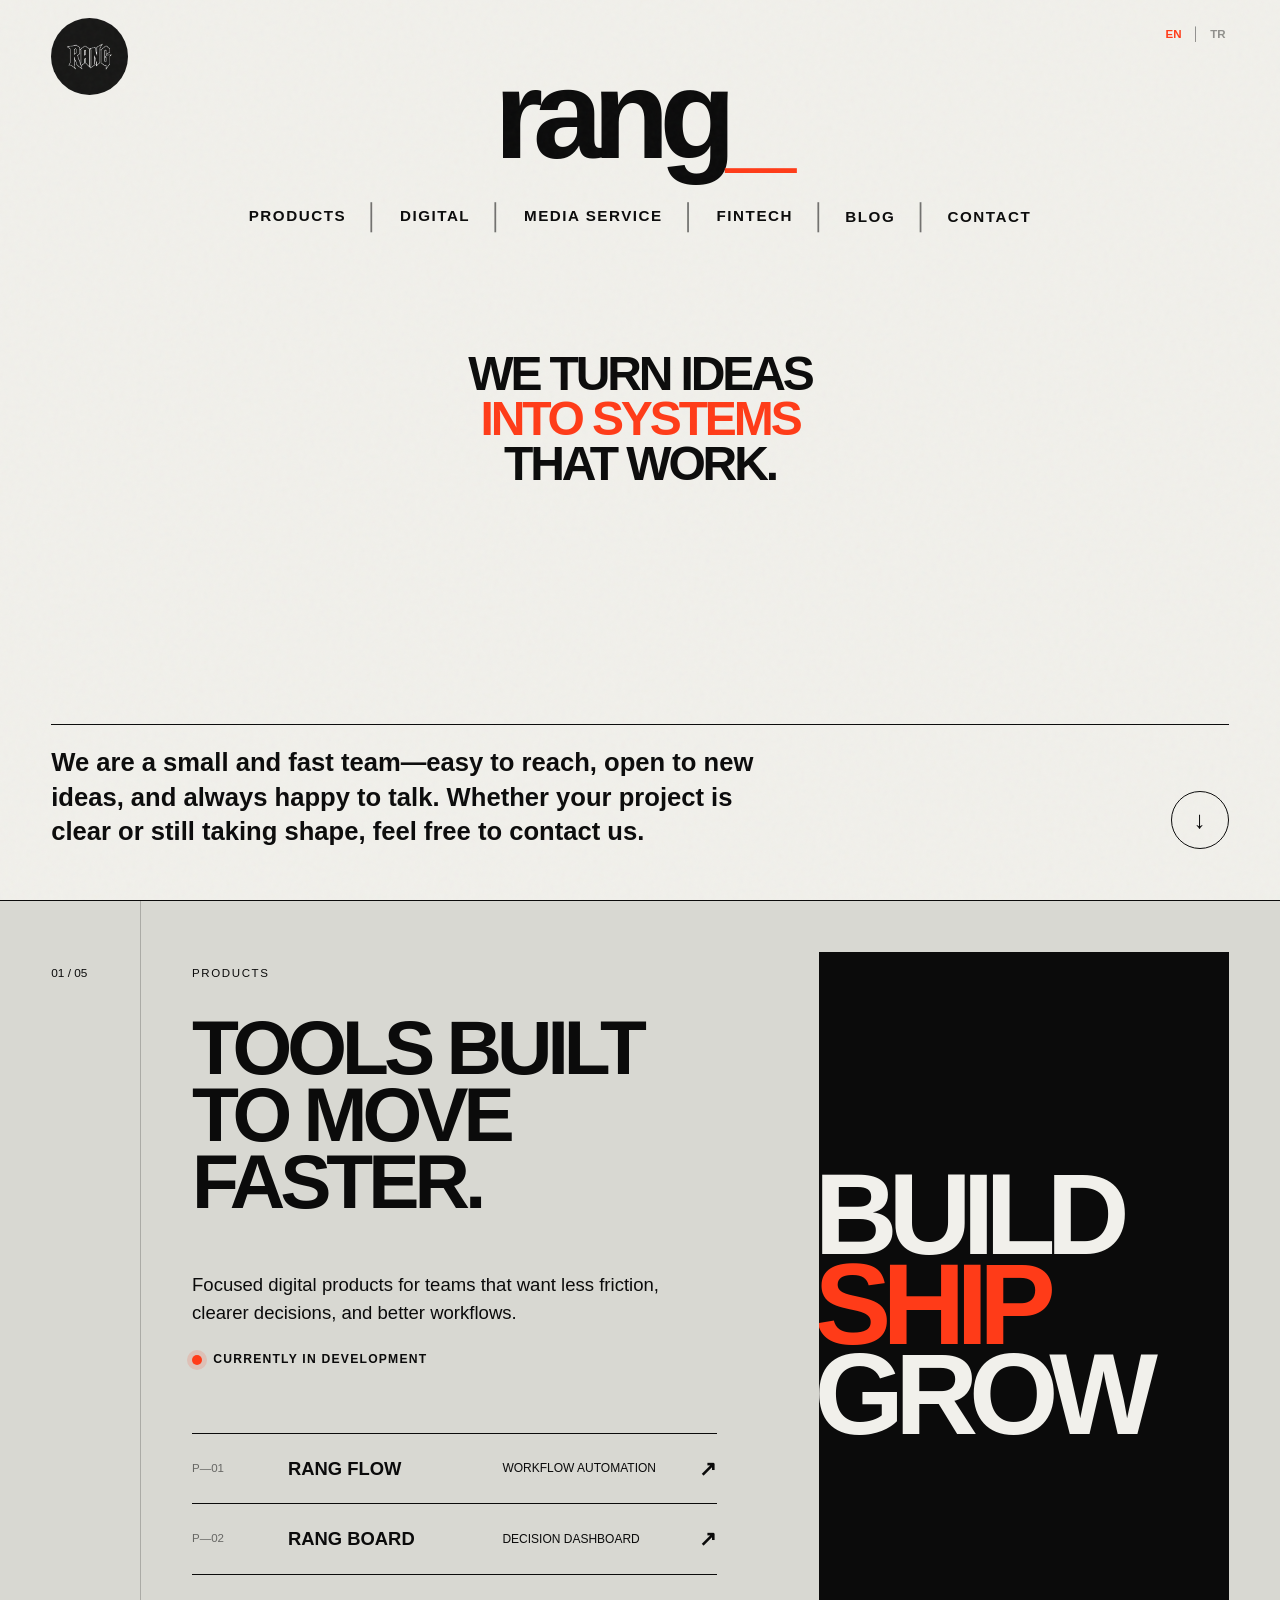
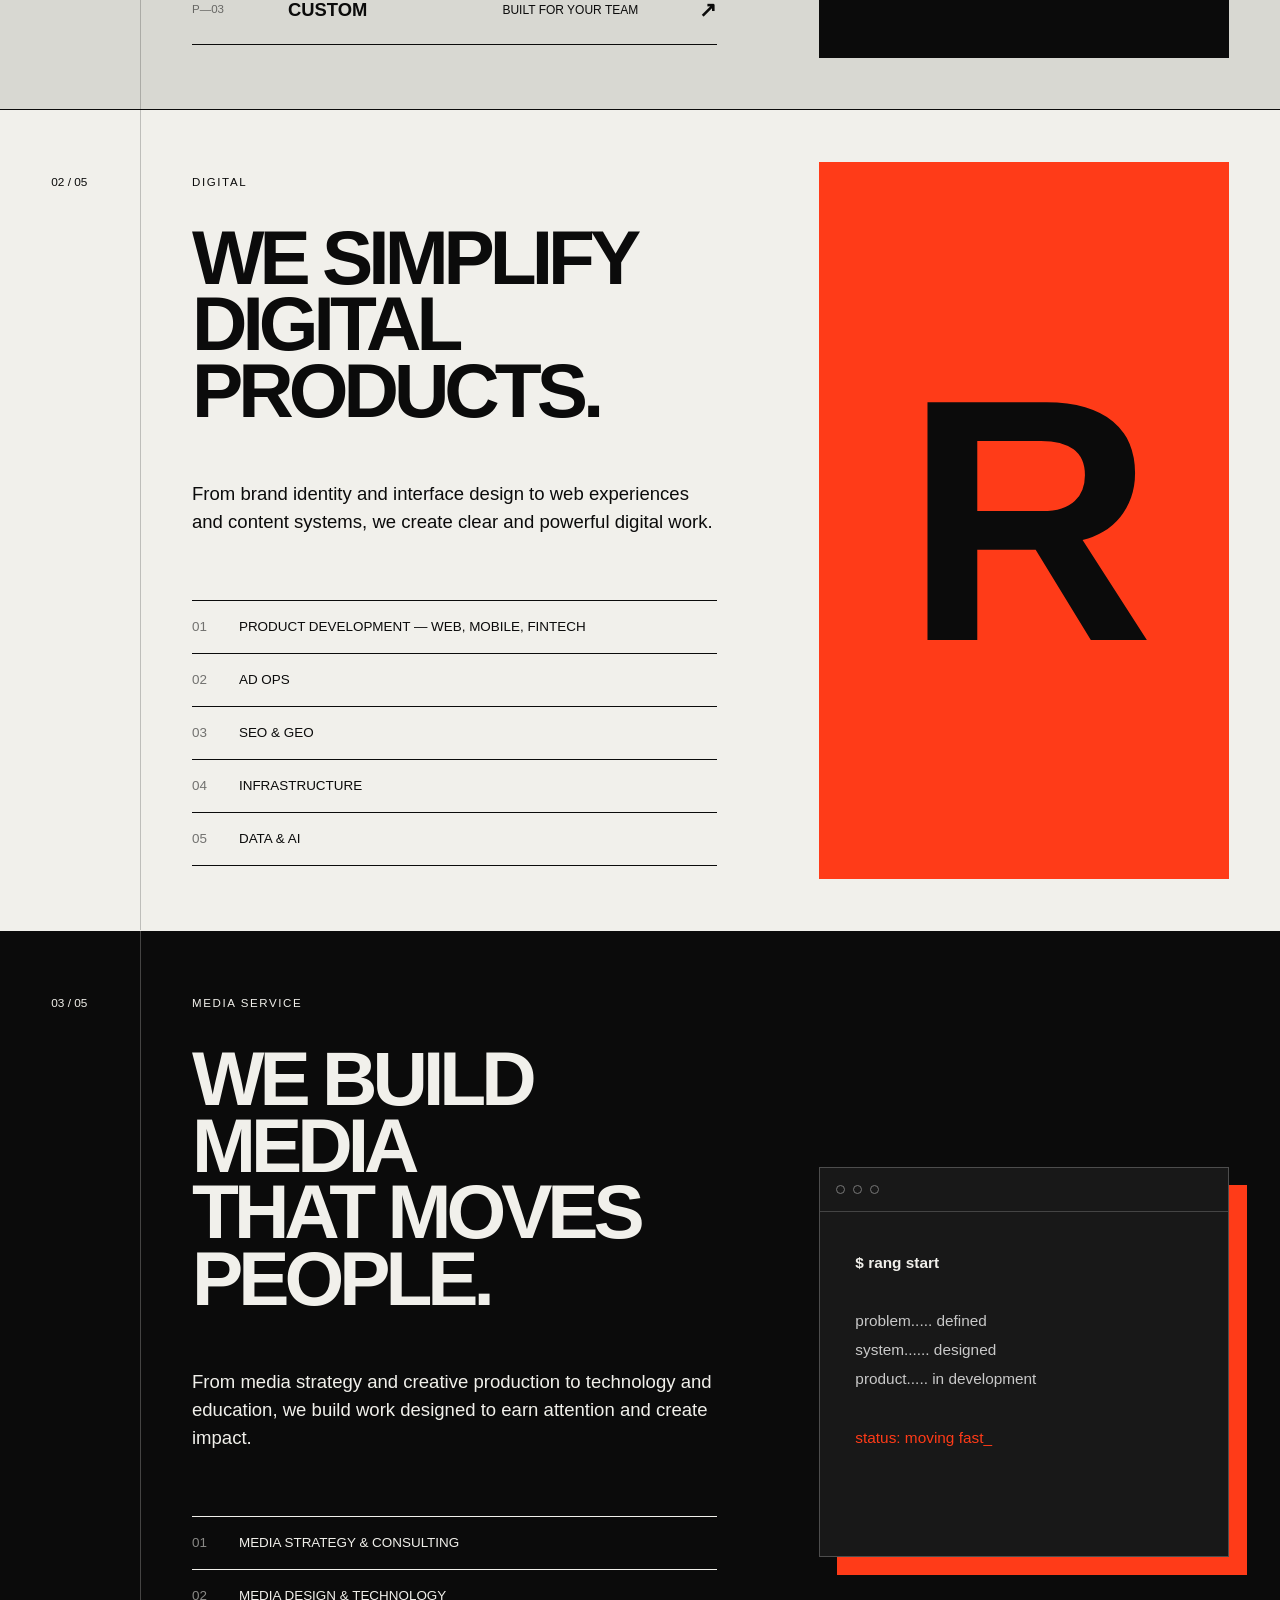
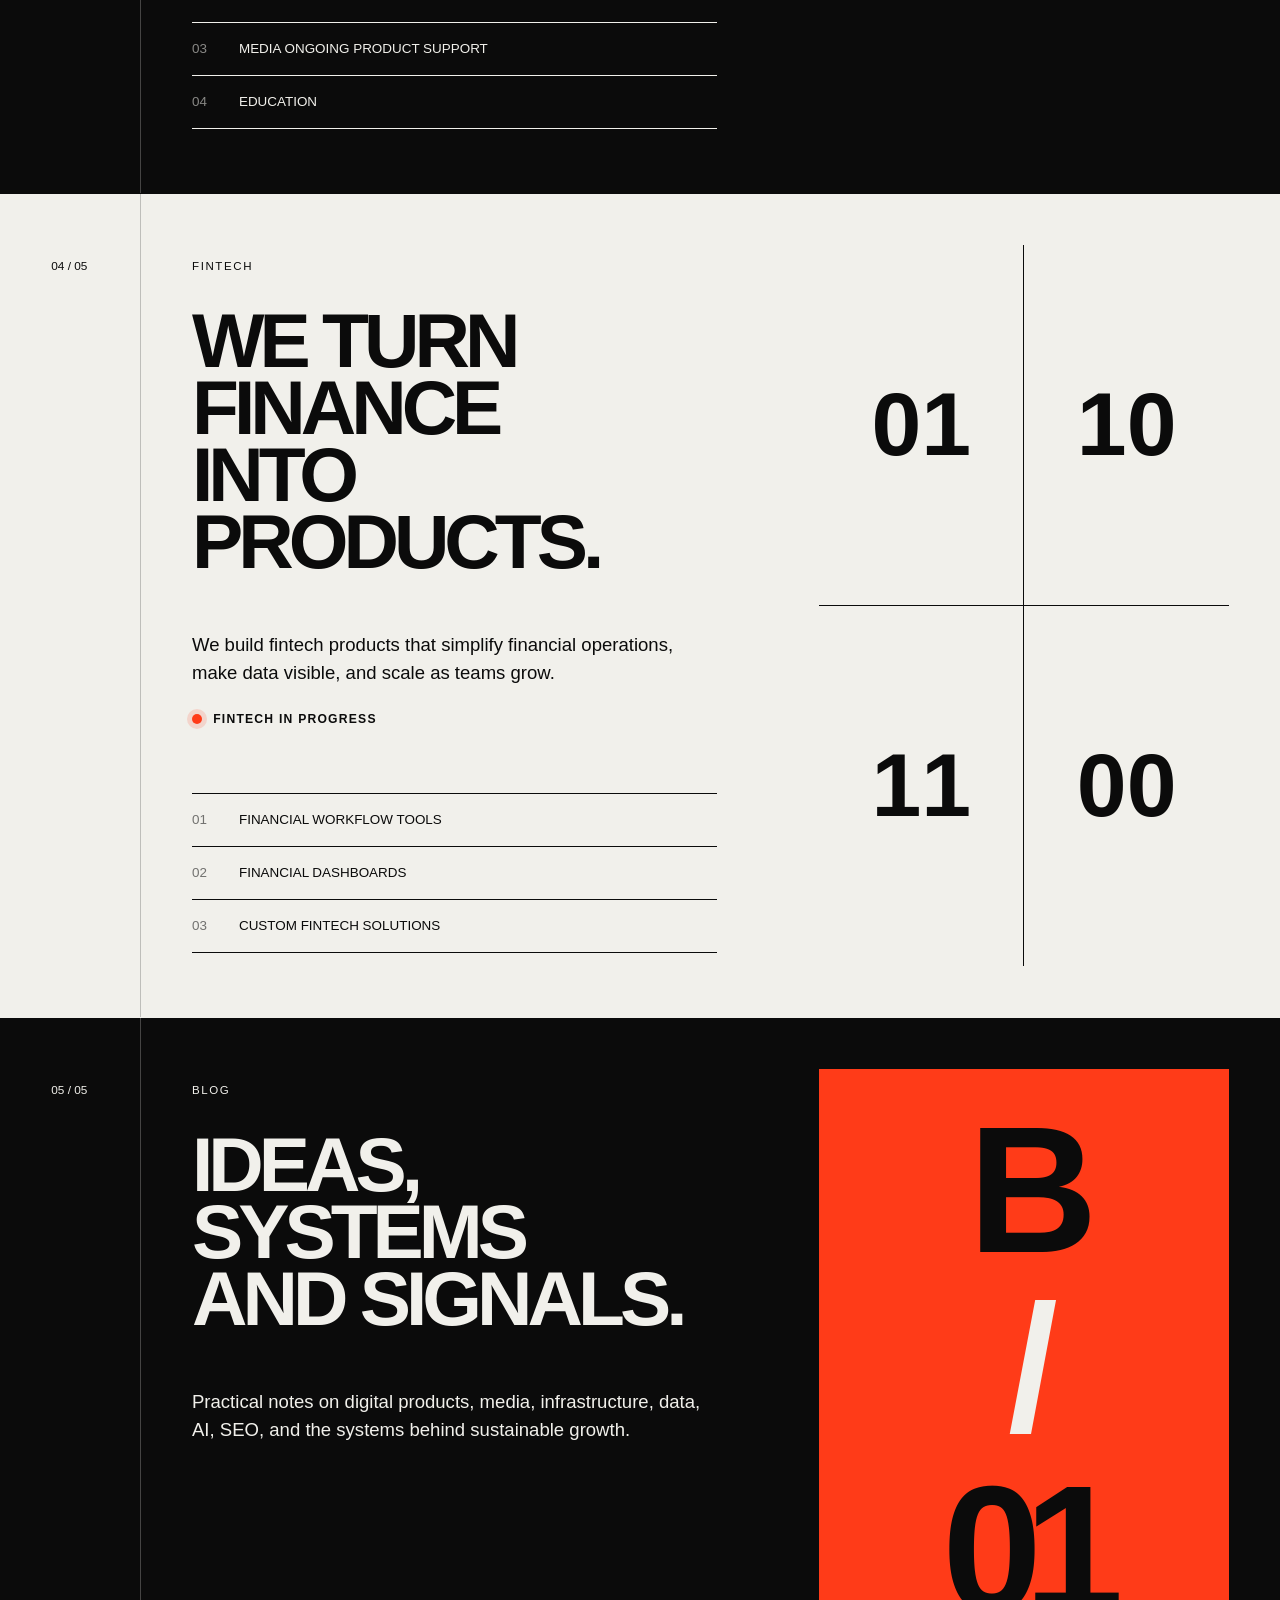
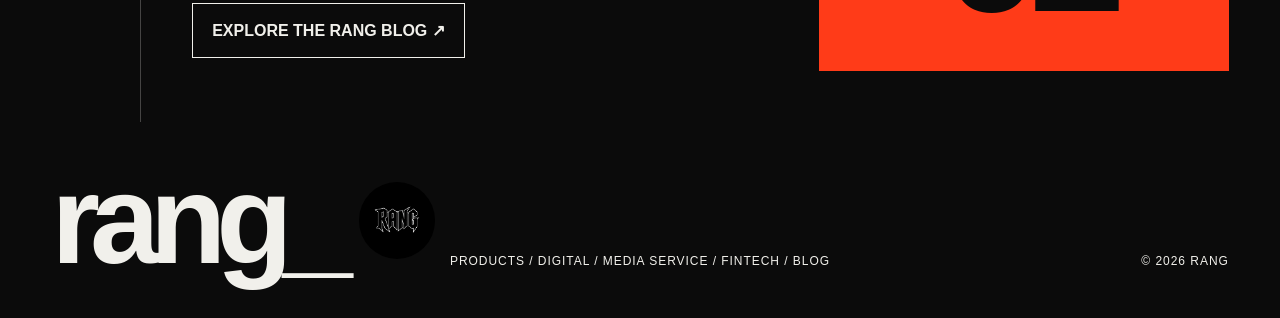
<file: index.html>
<!doctype html>
<html lang="en">
<head>
  <meta charset="UTF-8" />
  <meta name="viewport" content="width=device-width, initial-scale=1.0" />
  <meta name="description" content="rang — digital products, media services, and fintech." />
  <title>rang — digital, media service, fintech</title>
  <link rel="stylesheet" href="styles.css" />
</head>
<body>
  <div class="noise" aria-hidden="true"></div>
  <header class="site-header">
    <a class="logo-crop header-logo" href="#top" aria-label="Rang home"><img src="rang-logo.png" alt=""></a>
    <div class="language-switcher" aria-label="Language selector">
      <button type="button" data-lang="en" aria-pressed="true">EN</button><span>│</span><button type="button" data-lang="tr" aria-pressed="false">TR</button>
    </div>
    <a class="brand" href="#top" aria-label="rang home">rang<span class="cursor">_</span></a>
    <button class="mobile-toggle" type="button" aria-label="Toggle menu" aria-controls="main-nav" aria-expanded="false">☰</button>
    <nav id="main-nav" aria-label="Main navigation">
      <a href="#products">products</a>
      <a href="#digital">digital</a>
      <a href="#service">media service</a>
      <a href="#fintech">fintech</a>
      <div class="blog-menu">
        <button type="button" aria-controls="blog-choice">blog</button>
        <div class="blog-choice" id="blog-choice">
          <strong>Two tabs.<br>One rabbit hole.</strong>
          <p>Work mode or a little wandering?</p>
          <a href="blog.html">Rang blog — ideas at work ↗</a>
          <a href="https://website-rangradart.vercel.app/index.html" target="_blank" rel="noopener noreferrer">Founder's blog — off the clock ↗</a>
        </div>
      </div>
      <div class="contact-menu">
        <button type="button" aria-haspopup="true">contact</button>
        <div class="contact-card">
          <span>Get in touch</span>
          <strong>Let's make<br />something work.</strong>
          <div class="contact-links">
            <a href="mailto:inforangrad@gmail.com">inforangrad@gmail.com ↗</a>
            <a href="https://www.instagram.com/rangradhub" target="_blank" rel="noreferrer">Instagram / @rangradhub ↗</a>
          </div>
          <p>Digital products, media services, and fintech inquiries.</p>
        </div>
      </div>
    </nav>
  </header>

  <main id="top">
    <section class="hero">
      <h1>We turn ideas<br /><span>into systems</span><br />that work.</h1>
      <div class="hero-bottom">
        <p>We are a small and fast team—easy to reach, open to new ideas, and always happy to talk. Whether your project is clear or still taking shape, feel free to contact us.</p>
        <a class="round-link" href="#digital" aria-label="Explore our work">↓</a>
      </div>
    </section>

    <section class="lane products-lane" id="products">
      <div class="lane-index">01 / 05</div>
      <div class="lane-body">
        <p class="eyebrow">products</p>
        <h2>Tools built<br />to move faster.</h2>
        <p class="lane-copy">Focused digital products for teams that want less friction, clearer decisions, and better workflows.</p>
        <p class="status-line"><span></span> Currently in development</p>
        <div class="product-list">
          <a href="mailto:inforangrad@gmail.com?subject=Rang%20Flow" class="product-row">
            <span class="product-number">P—01</span><strong>Rang Flow</strong><small>Workflow automation</small><b>↗</b>
          </a>
          <a href="mailto:inforangrad@gmail.com?subject=Rang%20Board" class="product-row">
            <span class="product-number">P—02</span><strong>Rang Board</strong><small>Decision dashboard</small><b>↗</b>
          </a>
          <a href="mailto:inforangrad@gmail.com?subject=Custom%20Product" class="product-row">
            <span class="product-number">P—03</span><strong>Custom</strong><small>Built for your team</small><b>↗</b>
          </a>
        </div>
      </div>
      <div class="product-mark" aria-hidden="true"><span>BUILD</span><span>SHIP</span><span>GROW</span></div>
    </section>

    <section class="lane" id="digital">
      <div class="lane-index">02 / 05</div>
      <div class="lane-body">
        <p class="eyebrow">digital</p>
        <h2>We simplify<br />digital products.</h2>
        <p class="lane-copy">From brand identity and interface design to web experiences and content systems, we create clear and powerful digital work.</p>
        <ul>
          <li><span>01</span> Product Development — Web, Mobile, Fintech</li>
          <li><span>02</span> Ad Ops</li>
          <li><span>03</span> SEO & GEO</li>
          <li><span>04</span> Infrastructure</li>
          <li><span>05</span> Data & AI</li>
        </ul>
      </div>
      <div class="signal signal-red" aria-hidden="true"><span>R</span></div>
    </section>

    <section class="lane inverse" id="service">
      <div class="lane-index">03 / 05</div>
      <div class="lane-body">
        <p class="eyebrow">media service</p>
        <h2>We build media<br />that moves people.</h2>
        <p class="lane-copy">From media strategy and creative production to technology and education, we build work designed to earn attention and create impact.</p>
        <ul>
          <li><span>01</span> Media Strategy & Consulting</li>
          <li><span>02</span> Media Design & Technology</li>
          <li><span>03</span> Media Ongoing Product Support</li>
          <li><span>04</span> Education</li>
        </ul>
      </div>
      <div class="terminal" aria-label="Rang workflow">
        <div class="terminal-head"><span></span><span></span><span></span></div>
        <code><b>$ rang start</b><br /><br />problem..... defined<br />system...... designed<br />product..... in development<br /><br /><em>status: moving fast_</em></code>
      </div>
    </section>

    <section class="lane" id="fintech">
      <div class="lane-index">04 / 05</div>
      <div class="lane-body">
        <p class="eyebrow">fintech</p>
        <h2>We turn finance<br />into products.</h2>
        <p class="lane-copy">We build fintech products that simplify financial operations, make data visible, and scale as teams grow.</p>
        <p class="status-line"><span></span> Fintech in progress</p>
        <ul>
          <li><span>01</span> Financial workflow tools</li>
          <li><span>02</span> Financial dashboards</li>
          <li><span>03</span> Custom fintech solutions</li>
        </ul>
      </div>
      <div class="signal signal-grid" aria-hidden="true">
        <span>01</span><span>10</span><span>11</span><span>00</span>
      </div>
    </section>

    <section class="lane inverse blog-teaser" id="blog">
      <div class="lane-index">05 / 05</div>
      <div class="lane-body">
        <p class="eyebrow">blog</p>
        <h2>Ideas, systems<br />and signals.</h2>
        <p class="lane-copy">Practical notes on digital products, media, infrastructure, data, AI, SEO, and the systems behind sustainable growth.</p>
        <a class="blog-visit" href="blog.html">Explore the Rang blog ↗</a>
      </div>
      <div class="blog-mark" aria-hidden="true">B<span>/</span>01</div>
    </section>
  </main>

  <footer>
    <a class="brand footer-brand" href="#top" aria-label="rang"><span>rang_</span><span class="logo-crop footer-logo"><img src="rang-logo.png" alt="" loading="lazy"></span></a>
    <p>Products / Digital / Media Service / Fintech / Blog</p>
    <p>© <span id="year"></span> rang</p>
  </footer>
  <script src="script.js"></script>
</body>
</html>
</file>
<file: styles.css>
:root{--ink:#0b0b0b;--paper:#f1f0eb;--red:#ff3b18;--line:rgba(11,11,11,.22);--font:"Gotham","Montserrat","Helvetica Neue",Arial,sans-serif}
*{box-sizing:border-box}
.footer-brand{display:flex;align-items:center;gap:1rem}.logo-crop{display:block;overflow:hidden;background:#000;position:relative;border-radius:50%;width:clamp(48px,6vw,80px);aspect-ratio:1;flex-shrink:0}.logo-crop img{position:absolute;width:100%;height:auto;left:0;top:50%;transform:translateY(-50%)}
.header-logo{position:absolute;top:1.15rem;left:4vw;opacity:.9}.header-logo img{height:auto}.header-logo:hover{opacity:1}
.blog-menu{position:relative;display:flex;align-items:center;gap:1.15rem}.blog-menu+.contact-menu{gap:1.15rem}.blog-menu+.contact-menu::before{content:'│';font-size:1.55rem;opacity:.55}.blog-choice{position:absolute;top:100%;right:0;width:min(390px,90vw);padding:2rem;background:var(--red);color:var(--ink);box-shadow:8px 8px 0 var(--ink);visibility:hidden;opacity:0;transition:opacity .15s;display:grid;gap:1.2rem;text-align:left}.blog-menu:hover .blog-choice,.blog-menu:focus-within .blog-choice{visibility:visible;opacity:1}.blog-choice strong{font-size:2rem;line-height:1.1;letter-spacing:-.04em}.blog-choice p{font-size:1rem;margin:0}.blog-choice a{font-size:1rem;line-height:1.5;padding:.7rem 0;border-top:1px solid currentColor}.blog-choice a:hover{text-decoration:underline}.blog-choice::before{content:'';position:absolute;top:-9px;right:20px;border-left:10px solid transparent;border-right:10px solid transparent;border-bottom:10px solid var(--red)}
@media(max-width:800px){.blog-menu,.blog-menu+.contact-menu{gap:.2rem}.blog-menu+.contact-menu::before{font-size:.85rem}.blog-choice{position:fixed;top:190px;left:5vw;right:auto;width:90vw;padding:1.5rem}}
.mobile-toggle{display:none}
html{scroll-behavior:smooth}
body{margin:0;background:var(--paper);color:var(--ink);font-family:var(--font);font-size:16px;line-height:1.5}
a{color:inherit;text-decoration:none}
.noise{position:fixed;inset:0;pointer-events:none;opacity:.035;z-index:20;background-image:url("data:image/svg+xml,%3Csvg viewBox='0 0 180 180' xmlns='http://www.w3.org/2000/svg'%3E%3Cfilter id='n'%3E%3CfeTurbulence type='fractalNoise' baseFrequency='.9' numOctaves='4' stitchTiles='stitch'/%3E%3C/filter%3E%3Crect width='100%25' height='100%25' filter='url(%23n)' opacity='.9'/%3E%3C/svg%3E")}
.site-header{height:300px;display:flex;flex-direction:column;justify-content:center;align-items:center;gap:2rem;padding:1.35rem 4vw;position:absolute;top:0;left:0;right:0;background:transparent;z-index:10}
.language-switcher{position:absolute;top:1.5rem;right:4vw;display:flex;align-items:center;gap:.45rem}.language-switcher button{appearance:none;border:0;background:transparent;padding:.2rem;font-family:var(--font);font-size:.72rem;font-weight:700;cursor:pointer;opacity:.4}.language-switcher button[aria-pressed="true"]{opacity:1;color:var(--red)}.language-switcher span{font-size:.8rem;opacity:.45}
.brand{font-size:clamp(4rem,9.8vw,10rem);font-weight:700;line-height:.8;letter-spacing:-.08em}.cursor{color:var(--red);animation:blink 1s steps(1) infinite}@keyframes blink{50%{opacity:0}}
nav{display:flex;align-items:center;gap:1.15rem}nav>a,nav button{display:flex;align-items:center;gap:1.15rem;font-family:var(--font);font-size:.95rem;font-weight:700;text-transform:uppercase;letter-spacing:.1em}nav button{appearance:none;border:0;padding:0;background:transparent;color:inherit;cursor:pointer}nav>a+*,nav button{position:relative}nav>a+*::before{content:"│";color:var(--ink);font-size:1.55rem;font-weight:400;opacity:.55}nav>a:hover,nav button:hover{color:var(--red)}nav>a:hover::before,nav button:hover::before{color:var(--ink)}.contact-menu{position:relative;display:flex;align-items:center}.contact-card{position:absolute;z-index:30;top:calc(100% + 1.4rem);right:0;width:410px;aspect-ratio:1/1;padding:2.2rem;background:var(--red);color:var(--ink);display:flex;flex-direction:column;justify-content:space-between;box-shadow:14px 14px 0 var(--ink);opacity:0;visibility:hidden;transform:translateY(-10px) scale(.97);transform-origin:top right;transition:opacity .2s,transform .2s,visibility .2s}.contact-card::before{content:"";position:absolute;right:1.2rem;top:-13px;border-left:13px solid transparent;border-right:13px solid transparent;border-bottom:13px solid var(--red)}.contact-menu:hover .contact-card,.contact-menu:focus-within .contact-card{opacity:1;visibility:visible;transform:translateY(0) scale(1)}.contact-card>span{font-size:.7rem;text-transform:uppercase;letter-spacing:.12em}.contact-card strong{font-size:2.4rem;line-height:.92;letter-spacing:-.06em;text-transform:uppercase}.contact-links{display:flex;flex-direction:column;gap:.65rem}.contact-card a{font-size:.95rem;font-weight:700;text-transform:none;letter-spacing:0;border-bottom:1px solid var(--ink);padding-bottom:.45rem}.contact-card p{margin:0;font-size:.8rem;line-height:1.5;text-transform:none;letter-spacing:0}
.hero{min-height:100vh;padding:calc(300px + 4vw) 4vw 4vw;display:flex;flex-direction:column;align-items:center;justify-content:space-between}
.eyebrow{text-transform:uppercase;font-size:.72rem;letter-spacing:.14em;margin:0 0 2rem}
h1,h2{font-family:var(--font);text-transform:uppercase;margin:0;letter-spacing:-.065em;line-height:.87}
h1{font-size:3rem;max-width:860px;line-height:.94;text-align:center}h1 span{color:var(--red)}
.hero-bottom{width:100%;display:flex;justify-content:space-between;align-items:end;border-top:1px solid var(--ink);padding-top:1.25rem;margin-top:5rem}.hero-bottom p{max-width:720px;margin:0;font-size:clamp(1.25rem,2vw,1.8rem);font-weight:600;line-height:1.35}
.round-link{width:58px;height:58px;border:1px solid var(--ink);border-radius:50%;display:grid;place-items:center;font-size:1.5rem;transition:.2s}.round-link:hover{background:var(--ink);color:var(--paper)}
.lane{min-height:760px;border-top:1px solid var(--ink);display:grid;grid-template-columns:11% 49% 40%;position:relative;overflow:hidden}.lane>*{padding:5vw 4vw}.lane-index{font-size:.74rem;border-right:1px solid var(--line)}
.lane-body{display:flex;flex-direction:column}.lane h2{font-size:clamp(3rem,6vw,7rem)}.lane-copy{max-width:630px;font-size:clamp(1rem,1.45vw,1.25rem);margin:3.5rem 0 auto}.lane ul{padding:0;margin:4rem 0 0;list-style:none;border-top:1px solid currentColor}.lane li{padding:1rem 0;border-bottom:1px solid currentColor;display:flex;gap:2rem;text-transform:uppercase;font-size:.84rem}.lane li span{opacity:.55}
.signal{margin:4vw;align-self:stretch;display:grid;place-items:center;padding:0}.signal-red{background:var(--red);color:var(--ink)}.signal-red span{font:700 clamp(9rem,27vw,30rem)/1 var(--font);letter-spacing:-.13em;transform:translateX(-.05em)}
.products-lane{background:#d8d8d2}.product-list{margin-top:4rem;border-top:1px solid var(--ink)}.product-row{display:grid;grid-template-columns:80px 1.1fr 1fr auto;align-items:center;gap:1rem;padding:1.2rem 0;border-bottom:1px solid var(--ink);transition:padding .2s,background .2s}.product-row:hover{padding-left:1rem;background:var(--paper)}.product-row strong{font-family:var(--font);font-size:1.15rem;text-transform:uppercase}.product-row small{font-size:.75rem;text-transform:uppercase}.product-row b{font-size:1.3rem}.product-number{font-size:.72rem;opacity:.55}.product-mark{margin:4vw;align-self:stretch;padding:0;background:var(--ink);color:var(--paper);display:flex;flex-direction:column;justify-content:center;overflow:hidden}.product-mark span{font:700 clamp(4rem,9vw,10rem)/.78 var(--font);letter-spacing:-.08em;transform:translateX(-.04em)}.product-mark span:nth-child(2){color:var(--red)}
.status-line{display:flex;align-items:center;gap:.7rem;margin:1.5rem 0 0;font-size:.76rem;font-weight:700;letter-spacing:.1em;text-transform:uppercase}.status-line span{width:10px;height:10px;border-radius:50%;background:var(--red);box-shadow:0 0 0 5px rgba(255,59,24,.15);animation:pulse 1.8s ease-in-out infinite}@keyframes pulse{50%{opacity:.35}}
.inverse{background:var(--ink);color:var(--paper);border-color:var(--paper)}.inverse .lane-index{border-color:rgba(241,240,235,.25)}
.terminal{margin:7vw 4vw;background:#181818;border:1px solid #4d4d4d;align-self:center;min-height:390px;padding:0;box-shadow:18px 18px 0 var(--red)}.terminal-head{height:44px;border-bottom:1px solid #444;display:flex;align-items:center;gap:8px;padding:0 16px}.terminal-head span{width:9px;height:9px;border:1px solid #777;border-radius:50%}.terminal code{display:block;padding:2.2rem;font-family:var(--font);font-size:clamp(.8rem,1.2vw,1rem);line-height:1.9;color:#c8c8c8}.terminal b{color:var(--paper)}.terminal em{font-style:normal;color:var(--red)}
.signal-grid{grid-template-columns:1fr 1fr;gap:1px;background:var(--ink)}.signal-grid span{width:100%;height:100%;background:var(--paper);display:grid;place-items:center;font:700 clamp(3rem,7vw,8rem)/1 var(--font);transition:.25s}.signal-grid span:hover{background:var(--red)}
.blog-lane{min-height:2400px}.blog-topics{margin-top:4rem;border-top:1px solid currentColor;padding-top:1.2rem}.blog-topics>p,.blog-section-title,.blog-index>p{margin:0 0 1.2rem;font-size:.72rem;font-weight:700;letter-spacing:.12em;text-transform:uppercase}.blog-topics>div{display:flex;flex-wrap:wrap;gap:.65rem}.blog-topics span{padding:.7rem 1rem;border:1px solid currentColor;border-radius:999px;font-size:.75rem;text-transform:uppercase}.blog-index{margin-top:4rem;border-top:1px solid currentColor;padding-top:1.2rem}.blog-index>a{display:grid;grid-template-columns:3rem 1fr auto;gap:1rem;padding:1rem 0;border-bottom:1px solid currentColor;font-size:.9rem;font-weight:700;text-transform:uppercase}.blog-index>a span{opacity:.5}.blog-index>a b{transition:transform .2s}.blog-index>a:hover b{transform:translateY(6px);color:var(--red)}.blog-section-title{margin-top:5rem}.blog-list{border-top:1px solid currentColor}.blog-list article{padding:4rem 0;border-bottom:1px solid currentColor;scroll-margin-top:2rem}.blog-list>article>span{font-size:.68rem;letter-spacing:.1em;opacity:.6}.blog-list h3{margin:.8rem 0 2rem;font-size:clamp(1.6rem,2.5vw,2.4rem);line-height:1.1;text-transform:uppercase}.article-body{display:grid;gap:1.2rem}.article-body p{max-width:680px;margin:0;font-size:1.05rem;line-height:1.75;opacity:.78}.blog-mark{margin:4vw;align-self:stretch;padding:2rem;background:var(--red);color:var(--ink);display:grid;place-items:center;font:700 clamp(6rem,14vw,15rem)/1 var(--font);letter-spacing:-.1em}.blog-mark span{color:var(--paper)}
.cta{background:var(--red);min-height:520px;padding:6vw 4vw;display:flex;flex-direction:column;justify-content:space-between}.cta a{font:700 clamp(3.5rem,9vw,10rem)/.9 var(--font);text-transform:uppercase;letter-spacing:-.065em;border-bottom:.07em solid var(--ink);padding-bottom:.08em}.cta a span{display:inline-block;transition:.2s}.cta a:hover span{transform:translate(12px,-12px)}
footer{min-height:180px;background:var(--ink);color:var(--paper);padding:3rem 4vw;display:grid;grid-template-columns:1fr auto 1fr;align-items:end}footer p{margin:0;font-size:.75rem;text-transform:uppercase;letter-spacing:.08em}footer p:last-child{text-align:right}
@media(max-width:800px){.site-header{height:220px;padding:1rem 2vw;gap:1.3rem}.site-header .brand{font-size:clamp(3.8rem,20vw,6rem)}.site-header nav{gap:.2rem}.site-header nav>a,.site-header nav button{gap:.2rem;font-size:.52rem;letter-spacing:0}.site-header nav>a+*::before{font-size:.85rem}.contact-card{position:fixed;top:210px;right:4vw;width:92vw;max-height:360px;aspect-ratio:auto}.hero{min-height:720px;padding-top:258px}.hero h1{font-size:2.25rem}.lane{grid-template-columns:52px 1fr;min-height:auto}.lane-index{padding:2rem 1rem}.lane-body{padding:4rem 6vw}.lane-copy{margin:2.5rem 0 4rem}.signal,.terminal,.product-mark{grid-column:1/-1;min-height:360px;margin:0;border-left:0;border-right:0}.product-mark{padding:3rem 6vw}.product-row{grid-template-columns:58px 1fr auto}.product-row small{display:none}.terminal{margin:0 6vw 5rem;min-height:320px}.cta{min-height:430px}.cta a{font-size:clamp(3rem,15vw,6rem)}footer{grid-template-columns:1fr 1fr;gap:2rem}footer p:nth-child(2){display:none}}
@media(max-width:800px){
 .site-header{position:relative;height:auto;min-height:210px;padding:88px 6vw 28px;gap:24px}
 .site-header .brand{font-size:clamp(64px,20vw,100px);line-height:1}
 .header-logo{top:16px;left:6vw;width:56px}.language-switcher{top:22px;right:70px}.language-switcher button{font-size:14px;min-height:40px;min-width:32px}
 .mobile-toggle{display:block;position:absolute;top:20px;right:5vw;min-width:44px;min-height:44px;border:1px solid var(--ink);background:transparent;font-size:24px}
 .site-header nav{display:none;width:100%;flex-direction:column;align-items:stretch;gap:0;border-top:1px solid var(--ink)}
 .site-header.menu-open nav{display:flex}.site-header nav>a,.site-header nav button{font-size:16px;line-height:1.5;padding:12px 0;min-height:48px;letter-spacing:.04em}
 .site-header nav>*{border-bottom:1px solid var(--line)}.site-header nav>*::before{display:none!important}
 .blog-menu,.contact-menu{display:block;position:relative}.blog-choice,.contact-card{position:static;width:100%;max-height:none;aspect-ratio:auto;box-shadow:none;transform:none;transition:none;display:none;padding:22px;gap:20px;margin:0 0 16px}
 .blog-menu:hover .blog-choice,.blog-menu:focus-within .blog-choice,.contact-menu:hover .contact-card,.contact-menu:focus-within .contact-card{display:none}
 .blog-menu.is-open .blog-choice,.contact-menu.is-open .contact-card{display:flex;flex-direction:column;visibility:visible;opacity:1;transform:none}
 .blog-choice::before,.contact-card::before{display:none}.contact-card strong,.blog-choice strong{font-size:30px;line-height:1.15}.contact-card a,.blog-choice a{font-size:16px;overflow-wrap:anywhere}
 .hero{min-height:0;padding:32px 6vw 48px;gap:40px}.hero h1{font-size:clamp(28px,8vw,44px);line-height:1.08;letter-spacing:-.04em;overflow-wrap:anywhere}
 .hero-bottom{margin-top:16px;gap:20px;align-items:center}.hero-bottom p{font-size:18px;line-height:1.5}.round-link{flex-shrink:0;width:44px;height:44px}
 .lane{display:flex;flex-direction:column;min-height:0}.lane>*{min-width:0}.lane-index{padding:16px 6vw;border-right:0;border-bottom:1px solid var(--line);font-size:14px}
 .lane-body{padding:36px 6vw}.lane h2{font-size:clamp(30px,9vw,56px);line-height:1.1;letter-spacing:-.045em;overflow-wrap:anywhere}.eyebrow{font-size:14px;margin-bottom:24px}
 .lane-copy{font-size:17px;line-height:1.6;margin:24px 0 0}.lane ul,.product-list{margin-top:28px}.lane li{font-size:14px;gap:16px}.lane li span{flex-shrink:0}
 .signal,.product-mark{min-height:0;height:240px;margin:0 6vw 36px}.signal-red span{font-size:200px}.product-mark span{font-size:80px;line-height:.9}
 .terminal{margin:0 6vw 40px;min-height:0;box-shadow:8px 8px 0 var(--red)}.terminal code{padding:24px;font-size:14px;overflow-wrap:anywhere}
 .product-row{grid-template-columns:40px minmax(0,1fr) auto;gap:8px}.product-row strong{font-size:16px;overflow-wrap:anywhere}.status-line{font-size:14px;letter-spacing:.03em}
 .blog-lane{min-height:0}.blog-topics,.blog-index{margin-top:32px}.blog-topics span{font-size:14px}.blog-index>a{grid-template-columns:24px minmax(0,1fr) 16px;gap:10px;font-size:14px}
 .blog-section-title{margin-top:40px}.blog-list article{padding:32px 0}.blog-list h3{font-size:26px;line-height:1.2;overflow-wrap:anywhere}.article-body p{font-size:17px;line-height:1.7}.blog-mark{display:none}
 footer{display:flex;flex-direction:column;align-items:flex-start;gap:24px;padding:36px 6vw;min-height:0}footer .brand{font-size:clamp(52px,16vw,80px);line-height:1}.footer-logo{width:56px}footer p:last-child{font-size:14px;text-align:left}
}
@media(prefers-reduced-motion:reduce){html{scroll-behavior:auto}.cursor,.status-line span{animation:none}}

.blog-teaser{min-height:560px}.blog-visit{align-self:flex-start;margin-top:3rem;padding:.9rem 1.2rem;border:1px solid currentColor;font-weight:700;text-transform:uppercase}.blog-visit:hover{background:var(--red);color:var(--ink);border-color:var(--red)}.blog-mark{min-height:360px}
.blog-header{min-height:110px;padding:1.5rem 6vw;border-bottom:1px solid var(--line);display:flex;justify-content:space-between;align-items:center;gap:2rem}.blog-header .brand{font-size:3rem}.blog-header nav{gap:1.5rem}.blog-header nav a{font-size:.8rem}.blog-page{max-width:1320px;margin:0 auto;padding:5rem 6vw 7rem}.blog-intro{display:grid;grid-template-columns:1fr 1fr;gap:3rem;align-items:end;padding-bottom:3rem;border-bottom:1px solid var(--ink)}.blog-intro h1{font-size:clamp(3.5rem,9vw,8rem);text-align:left;line-height:.9}.blog-intro p{max-width:500px;margin:0;font-size:1.15rem}.blog-feed{padding-top:3rem}.blog-feed h2,.feedback h2{font-size:2rem;line-height:1;text-transform:uppercase;margin:0 0 1.5rem}.blog-status{min-height:1.5rem;margin:0 0 1rem;font-size:.9rem}.post-list{border-top:1px solid var(--ink)}.post-card{padding:2.5rem 0;border-bottom:1px solid var(--ink);display:grid;grid-template-columns:180px 1fr;gap:2rem}.post-meta{font-size:.75rem;text-transform:uppercase;opacity:.65}.post-card h3{margin:0 0 1rem;font-size:clamp(1.5rem,3vw,2.5rem);line-height:1.1;text-transform:uppercase}.post-excerpt{font-weight:700}.post-content{max-width:760px}.post-content p{margin:1rem 0;line-height:1.75}.feedback{margin-top:6rem;padding-top:2rem;border-top:2px solid var(--ink);display:grid;grid-template-columns:1fr 1fr;gap:3rem}.feedback-copy p{max-width:420px}.feedback-form{display:grid;gap:1rem}.feedback-form label{display:grid;gap:.4rem;font-size:.8rem;font-weight:700;text-transform:uppercase}.feedback-form input,.feedback-form textarea{width:100%;border:1px solid var(--ink);border-radius:0;background:transparent;padding:.8rem;font:inherit}.feedback-form textarea{min-height:150px;resize:vertical}.feedback-form button{justify-self:start;border:1px solid var(--ink);background:var(--ink);color:var(--paper);padding:.9rem 1.2rem;font:inherit;font-weight:700;text-transform:uppercase;cursor:pointer}.feedback-form button:hover{background:var(--red);border-color:var(--red);color:var(--ink)}.feedback-form button:disabled{opacity:.6;cursor:wait}.form-status{min-height:1.5rem;margin:0;font-size:.9rem}
.feedback-wall{margin-top:4rem;padding-top:2rem;border-top:1px solid var(--line)}.feedback-wall h2{font-size:2rem;line-height:1;text-transform:uppercase;margin:0 0 1.5rem}.feedback-list{display:grid;grid-template-columns:repeat(auto-fit,minmax(min(100%,280px),1fr));gap:1rem}.feedback-card{padding:1.5rem;border:1px solid var(--line)}.feedback-card p{margin:0;line-height:1.7;overflow-wrap:anywhere}.feedback-card .feedback-author{margin-top:1rem;font-size:.8rem;font-weight:700;text-transform:uppercase;opacity:.7}
@media(max-width:800px){.blog-header{min-height:84px;padding:1rem 6vw}.blog-header .brand{font-size:2.5rem}.blog-header nav{gap:.8rem}.blog-header nav a{font-size:.65rem;letter-spacing:0}.blog-page{padding:3rem 6vw 4rem}.blog-intro,.feedback{grid-template-columns:1fr;gap:1.5rem}.blog-intro h1{font-size:clamp(3rem,15vw,5rem)}.blog-intro p{font-size:1rem}.post-card{grid-template-columns:1fr;gap:.7rem;padding:1.8rem 0}.blog-feed h2,.feedback h2{font-size:1.6rem}.feedback{margin-top:4rem}}
.blog-header nav .language-switcher{position:static;flex-shrink:0}
.blog-header nav>.language-switcher::before{display:none}
@media(max-width:800px){.blog-header{flex-wrap:wrap;gap:.75rem 1rem}.blog-header nav{width:100%;justify-content:space-between;gap:.5rem}}
</file>
